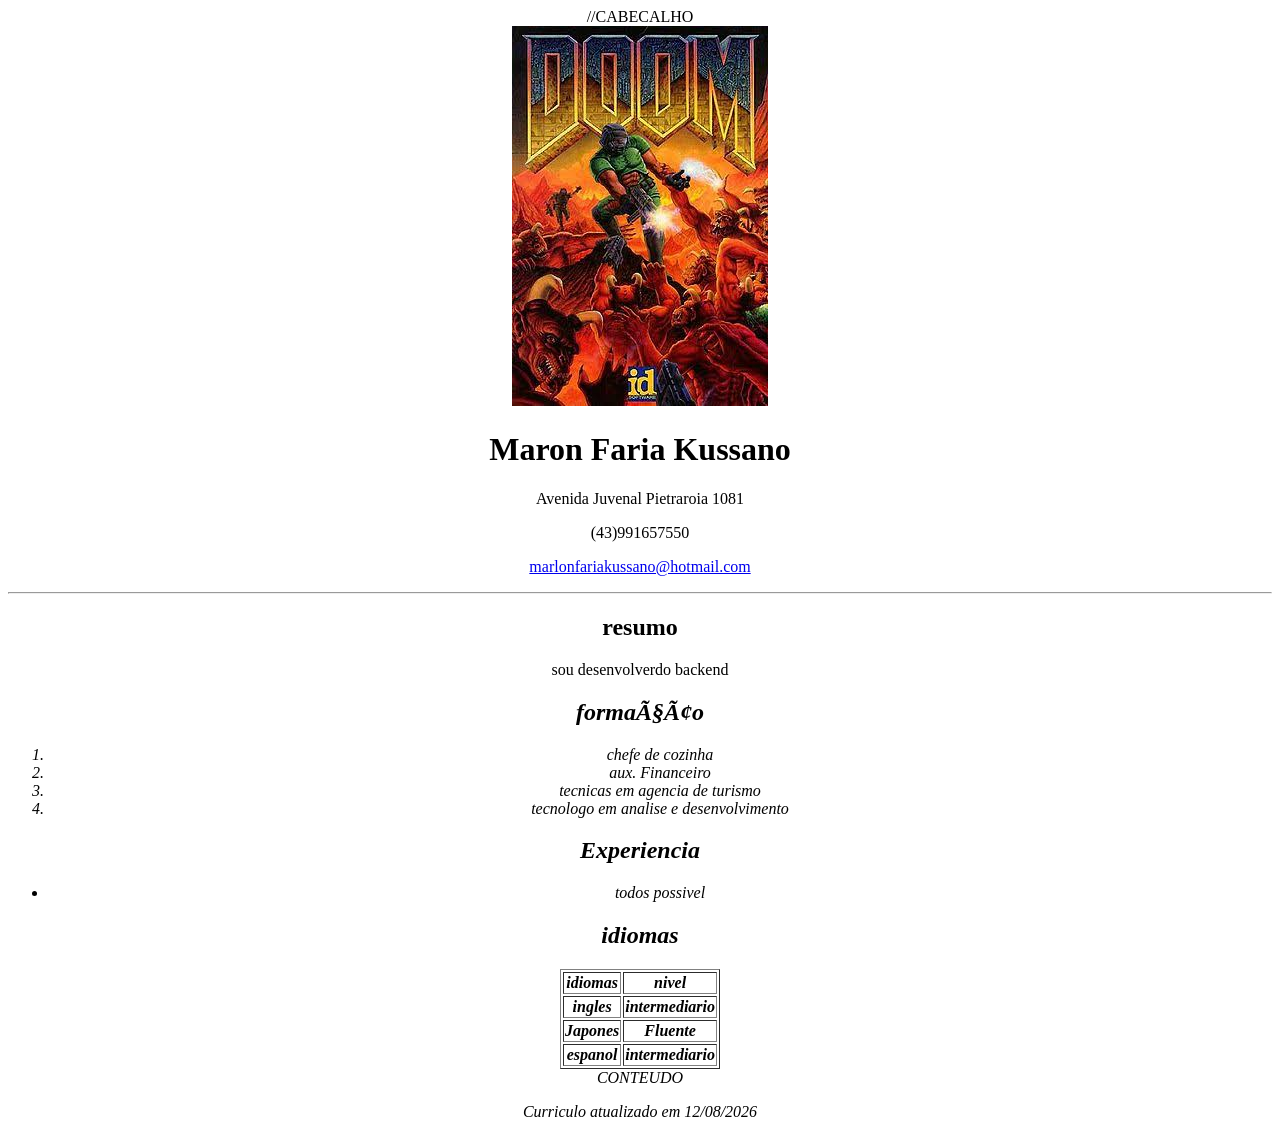
<file: aula 2/index.html>
<!DOCTYPE html>
<html lang="pt-br">
    <head></head>
    <meta charset="UFT-8">
    <title>Curriculo - Marlon Faria Kussano</title>
</head>
<body>
    <center>
    //CABECALHO
    <div id="cabecalho">
        <img src="./images/Doom_cover_art.jpg" alt="Foto de Perfil">
        <h1>Maron Faria Kussano</h1>
        <p> Avenida Juvenal Pietraroia 1081</p>
        <p> (43)991657550</p>
        <p>
            <a href="marlonfariakussano@hotmail.com">marlonfariakussano@hotmail.com</a>
        </p
        <p>
            <a href="https://WWW.linkedin.com/in/marlonfariakussano"></a>
        </p>
                <hr>
                
                <div id="CONTEUDO"
    <div>
        <h2>resumo</h2>
        <p>
            sou desenvolverdo backend<i>
        </p>
        <div>
<h2>formaçâo</h2>
<ol>
    <li> chefe de cozinha</li>
    <li> aux. Financeiro</li>
    <li>tecnicas em agencia de turismo</li>
    <li>tecnologo em analise e desenvolvimento</li>
</ol>
<div>
    <h2>Experiencia</h2>
    <ul>
        <li>todos possivel</li>
    </ul>
<div>
    <h2>idiomas</h2>
    <table border="1">

        <tr>
            <th>idiomas</th>
            <th>nivel</th>
        </tr>
        <tr>
            <th>ingles</th>
            <th>intermediario</th>
        </tr>

        <th>Japones</th>
        <th>Fluente</th>
        <tr>
        <th>espanol</th>
        <th>intermediario</th>    
        </tr>

    </table>
</div>
    
    
</div>
        </div>
    CONTEUDO  
    </div>

    <div id="rodape">
        <p>Curriculo atualizado em <i></i> 12/08/2026</p>
        </center>
</body>
</html>
</file>
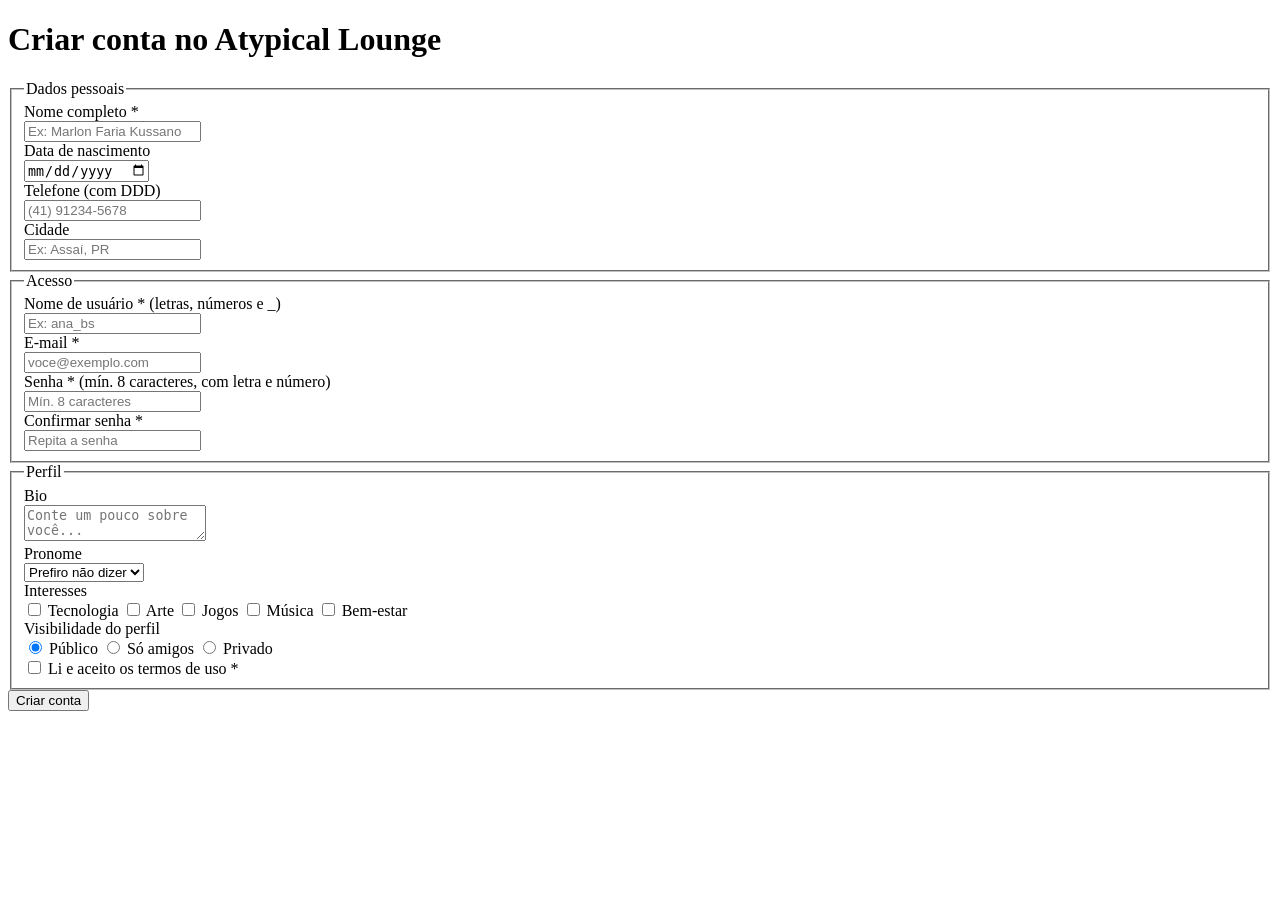
<file: aula3/index.html>
<!DOCTYPE html>
<html lang="pt-BR">
<head>
<meta charset="UTF-8">
<meta name="viewport" content="width=device-width, initial-scale=1.0">
<title>Atypical Lounge — Criar conta</title>
</head>
<body>

<h1>Criar conta no Atypical Lounge</h1>

<form id="signup-form" action="https://postman-echo.com/post" method="post">

  <fieldset>
    <legend>Dados pessoais</legend>

    <div>
      <label for="fullname">Nome completo *</label><br>
      <input type="text" id="fullname" name="fullname" placeholder="Ex: Marlon Faria Kussano" required minlength="3">
    </div>

    <div>
      <label for="birthdate">Data de nascimento</label><br>
      <input type="date" id="birthdate" name="birthdate" required>
    </div>

    <div>
      <label for="phone">Telefone (com DDD)</label><br>
      <input type="tel" id="phone" name="phone" placeholder="(41) 91234-5678"
             pattern="^\(\d{2}\)\s?\d{4,5}-\d{4}$">
    </div>

    <div>
      <label for="city">Cidade</label><br>
      <input type="text" id="city" name="city" placeholder="Ex: Assaí, PR">
    </div>
  </fieldset>

  <fieldset>
    <legend>Acesso</legend>

    <div>
      <label for="username">Nome de usuário * (letras, números e _)</label><br>
      <input type="text" id="username" name="username" placeholder="Ex: ana_bs"
             pattern="^[a-zA-Z0-9_]{4,16}$" required>
    </div>

    <div>
      <label for="email">E-mail *</label><br>
      <input type="email" id="email" name="email" placeholder="voce@exemplo.com" required>
    </div>

    <div>
      <label for="password">Senha * (mín. 8 caracteres, com letra e número)</label><br>
      <input type="password" id="password" name="password" placeholder="Mín. 8 caracteres"
             pattern="^(?=.*[A-Za-z])(?=.*\d).{8,}$" required>
    </div>

    <div>
      <label for="password2">Confirmar senha *</label><br>
      <input type="password" id="password2" name="password2" placeholder="Repita a senha" required>
    </div>
  </fieldset>

  <fieldset>
    <legend>Perfil</legend>

    <div>
      <label for="bio">Bio</label><br>
      <textarea id="bio" name="bio" placeholder="Conte um pouco sobre você..." maxlength="200"></textarea>
    </div>

    <div>
      <label for="pronoun">Pronome</label><br>
      <select id="pronoun" name="pronoun">
        <option value="">Prefiro não dizer</option>
        <option value="ela">Ela/dela</option>
        <option value="ele">Ele/dele</option>
        <option value="elu">Elu/delu</option>
        <option value="outro">Outro</option>
      </select>
    </div>

    <div>
      <label>Interesses</label><br>
      <label><input type="checkbox" name="interests" value="tecnologia"> Tecnologia</label>
      <label><input type="checkbox" name="interests" value="arte"> Arte</label>
      <label><input type="checkbox" name="interests" value="jogos"> Jogos</label>
      <label><input type="checkbox" name="interests" value="musica"> Música</label>
      <label><input type="checkbox" name="interests" value="bem-estar"> Bem-estar</label>
    </div>

    <div>
      <label>Visibilidade do perfil</label><br>
      <label><input type="radio" name="visibility" value="publico" checked> Público</label>
      <label><input type="radio" name="visibility" value="amigos"> Só amigos</label>
      <label><input type="radio" name="visibility" value="privado"> Privado</label>
    </div>

    <div>
      <label>
        <input type="checkbox" id="terms" name="terms" value="aceito" required>
        Li e aceito os termos de uso *
      </label>
    </div>
  </fieldset>

  <button type="submit">Criar conta</button>
  <div id="status"></div>
</form>

<div id="result" style="display:none;">
  <h2>Resposta do servidor (Postman Echo)</h2>
  <p>JSON devolvido pelo endpoint — os mesmos dados enviados aparecem no campo "json".</p>
  <pre id="response-json"></pre>
</div>

<script>
const form = document.getElementById('signup-form');
const statusEl = document.getElementById('status');
const resultBox = document.getElementById('result');
const responseJsonEl = document.getElementById('response-json');

form.addEventListener('submit', async (e) => {
  e.preventDefault();
  statusEl.textContent = '';

  const password = document.getElementById('password').value;
  const password2 = document.getElementById('password2').value;
  if (password !== password2) {
    statusEl.textContent = 'As senhas não coincidem.';
    return;
  }

  const submitBtn = form.querySelector('button[type=submit]');
  submitBtn.disabled = true;
  statusEl.textContent = 'Enviando...';

  const formData = new FormData(form);

  try {
    const response = await fetch(form.action, {
      method: 'POST',
      body: formData
    });
    const data = await response.json();

    responseJsonEl.textContent = JSON.stringify(data, null, 2);
    resultBox.style.display = 'block';
    statusEl.textContent = 'Status ' + response.status + ' — conta simulada com sucesso.';

    // Salva o JSON da resposta em disco, para anexar como entregável
    const blob = new Blob([JSON.stringify(data, null, 2)], { type: 'application/json' });
    const url = URL.createObjectURL(blob);
    const a = document.createElement('a');
    a.href = url;
    a.download = 'resposta-postman-echo.json';
    a.textContent = 'Baixar JSON da resposta';
    statusEl.appendChild(document.createElement('br'));
    statusEl.appendChild(a);

  } catch (err) {
    statusEl.textContent = 'Erro ao enviar: ' + err.message;
  } finally {
    submitBtn.disabled = false;
  }
});
</script>

</body>
</html>
</file>
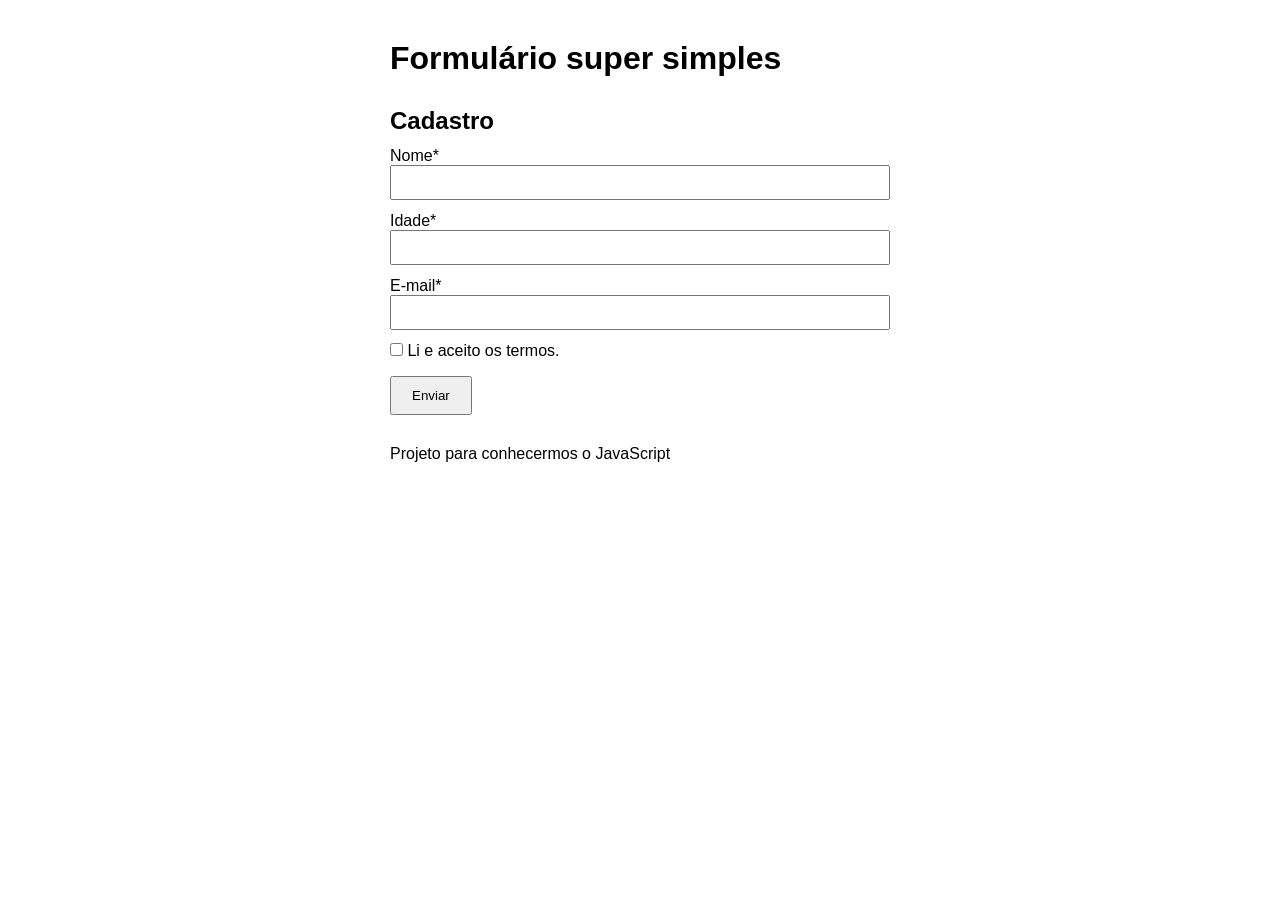
<file: aula7/index.html>
<!DOCTYPE html>

<html lang="pt-br">

  <head>

    <meta charset="UTF-8">

    <meta name="viewport" content="width=device-width initial-scale=1.0">

    <link rel="stylesheet" href="./styles/global.css">

    <script src="scripts/index.js" defer></script>

    <title>Usando Java Script</title>

  </head>



  <body>

    <header>

    <h1>Formulário super simples</h1>

  </header>



  <main>

    <h2>Cadastro</h2>

    <form id ="cadastro"novalidate onsubmit="executar(event)">

      <label for="nome">Nome*</label>

      <input type="text" id="nome">

      <p id="erro-nome" class="oculto"></p>



      <label for="idade">Idade*</label>

      <input type="number" id="idade">

      <p id="erro-idade" class="oculto"></p>



      <label for="email">E-mail*</label>

      <input type="email" id="email">

      <p id="erro-email" class="oculto"></p>



      <label>

        <input type="checkbox" id="termos">

        Li e aceito os termos.

        <p id="erro-termos" class="oculto"></p>

      </label>

      



      <button type="submit">Enviar</button>

      <p id="concluido" class="oculto"></p>





    </form>

  </main>



  <footer>



  </footer>

    <p>Projeto para conhecermos o JavaScript</p>

  </body>

</html>
</file>
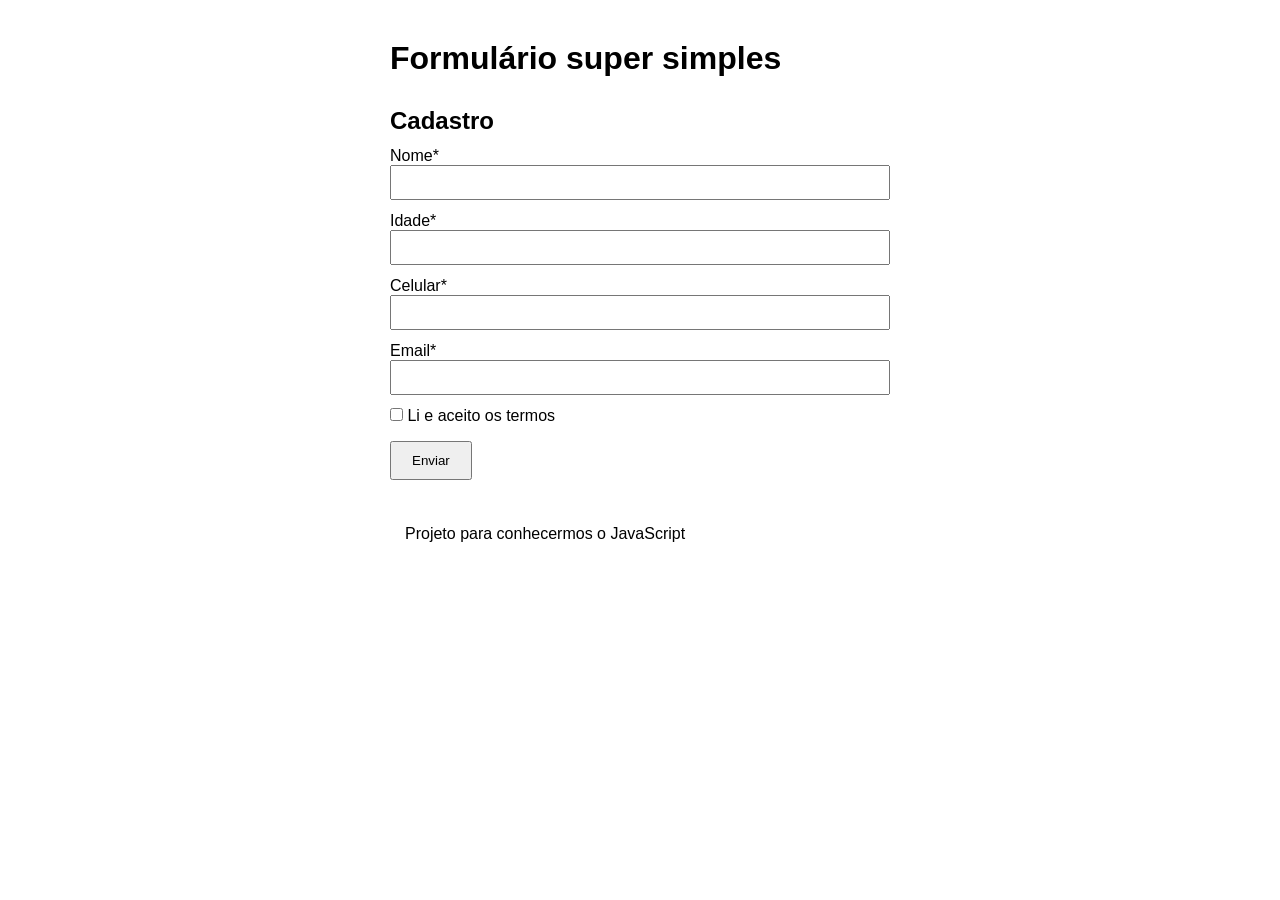
<file: aula8/index.html>
<!DOCTYPE html>
<html lang="pt-BR">
<head>
  <meta charset="UTF-8">
  <meta name="viewport" content="width=device-width, initial-scale=1.0">
  <link rel="stylesheet" href="styles/global.css">
  <script src="scripts/index.js" defer></script>
  <title>Formulário JS</title>
</head>
<body>
  <header>
    <h1>Formulário super simples</h1>
  </header>
  <main>
    <h2>Cadastro</h2>
    <form id="cadastro" novalidate onsubmit="executar(event)">
      <label for="nome">Nome*</label>
      <input type="text" id="nome">
      <p id="erro-nome" class="oculto"></p>

      <label for="idade">Idade*</label>
      <input type="number" id="idade">
      <p id="erro-idade" class="oculto"></p>

      <label for="Celular">Celular*</label>
      <input type="text" id="celular" oninput="mascararCelular(event)">
      <p id="erro-celular" class="oculto"></p>


      <label for="email">Email*</label>
      <input type="email" id="email">
      <p id="erro-email" class="oculto"></p>

      <label>
        <input type="checkbox" id="termos">
        Li e aceito os termos
        <p id="erro-termos" class="oculto"></p>
      </label>

      <button type="submit">Enviar</button>
      <p id="concluido" class="oculto"></p>

    </form>
  </main>
  <footer>
    <p>Projeto para conhecermos o JavaScript</p>
  </footer>
</body>
</html>
</file>
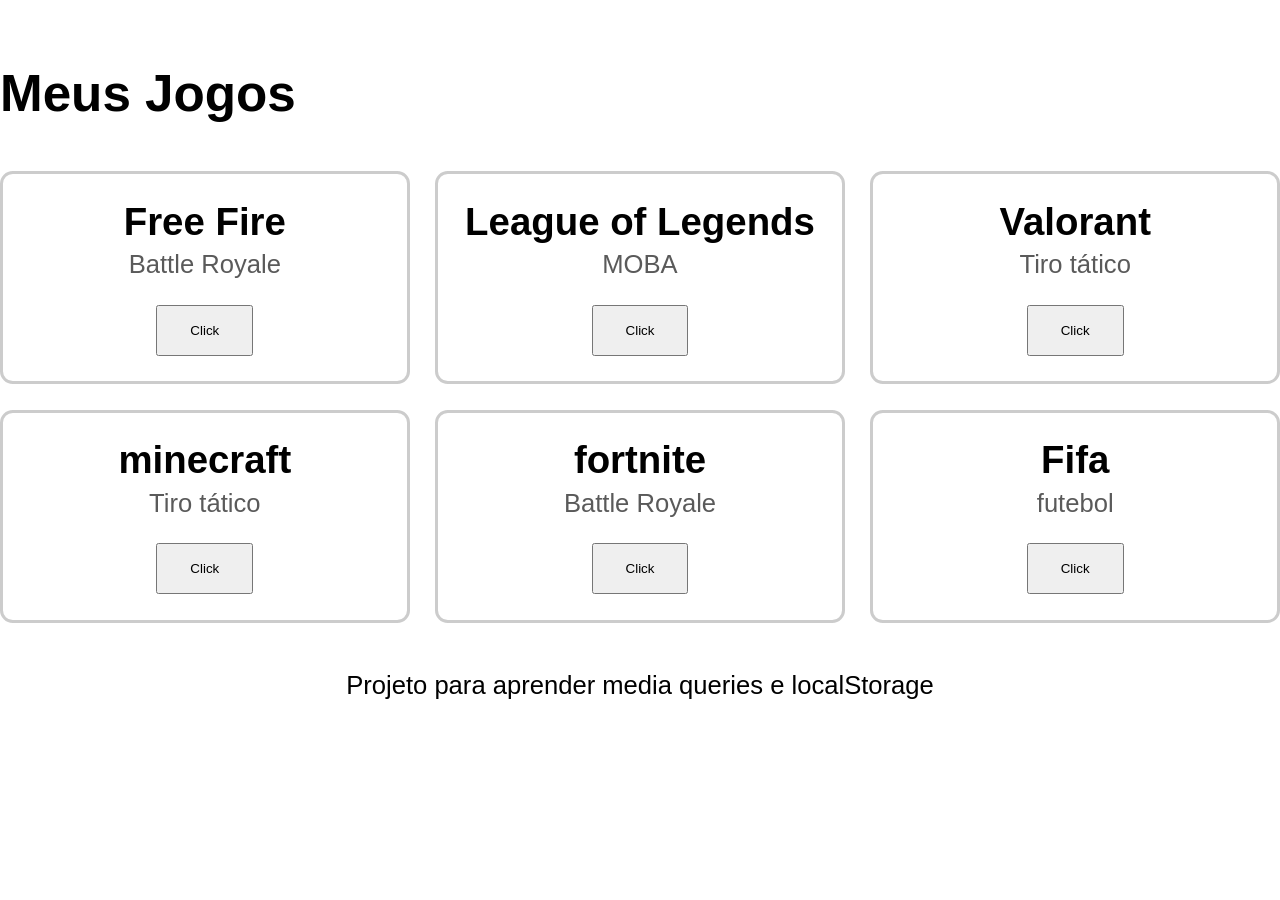
<file: aula9/index.html>
<!DOCTYPE html>
<html lang="en">
<head>
    <meta charset="UTF-8">
    <meta name="viewport" content="width=device-width, initial-scale=1.0">
    <title>meus jogos</title>
    <link rel="stylesheet" href="./styles/global.css">
    <script src="./scripts/index.js" defer></script>
</head>
<body>
    <header>
        <h1>Meus Jogos</h1>
    </header>

    <main>
    <section class="container-cards">

        <div class="card" id="free-fire">
            <h2>Free Fire</h2>
            <p>Battle Royale</p>
            <button onclick="marcar('free-fire', 'Free Fire')">Click</button>
        </div>

        <div class="card" id="lol">
            <h2>League of Legends</h2>
            <p>MOBA</p>
            <button onclick="marcar('lol', 'League of Legends')">Click</button>
        </div>

        <div class="card" id="valorant">
            <h2>Valorant</h2>
            <p>Tiro tático</p>
            <button onclick="marcar('valorant', 'Valorant')">Click</button>
        </div>
        <div class="card" id="minecraft">
            <h2>minecraft</h2>
            <p>Tiro tático</p>
            <button onclick="marcar('minecraft', 'minecraftant')">Click</button>
        </div>
         <div class="card" id="fortnite">
            <h2>fortnite</h2>
            <p>Battle Royale</p>
            <button onclick="marcar('fortnite', 'fortnite')">Click</button>
        </div>
         <div class="card" id="Fifa">
            <h2>Fifa</h2>
            <p>futebol</p>
            <button onclick="marcar('Fifa', 'Fifa')">Click</button>
        </div>

    </main>

    <footer>
        Projeto para aprender media queries e localStorage
    </footer>

</body>
</html>
</file>
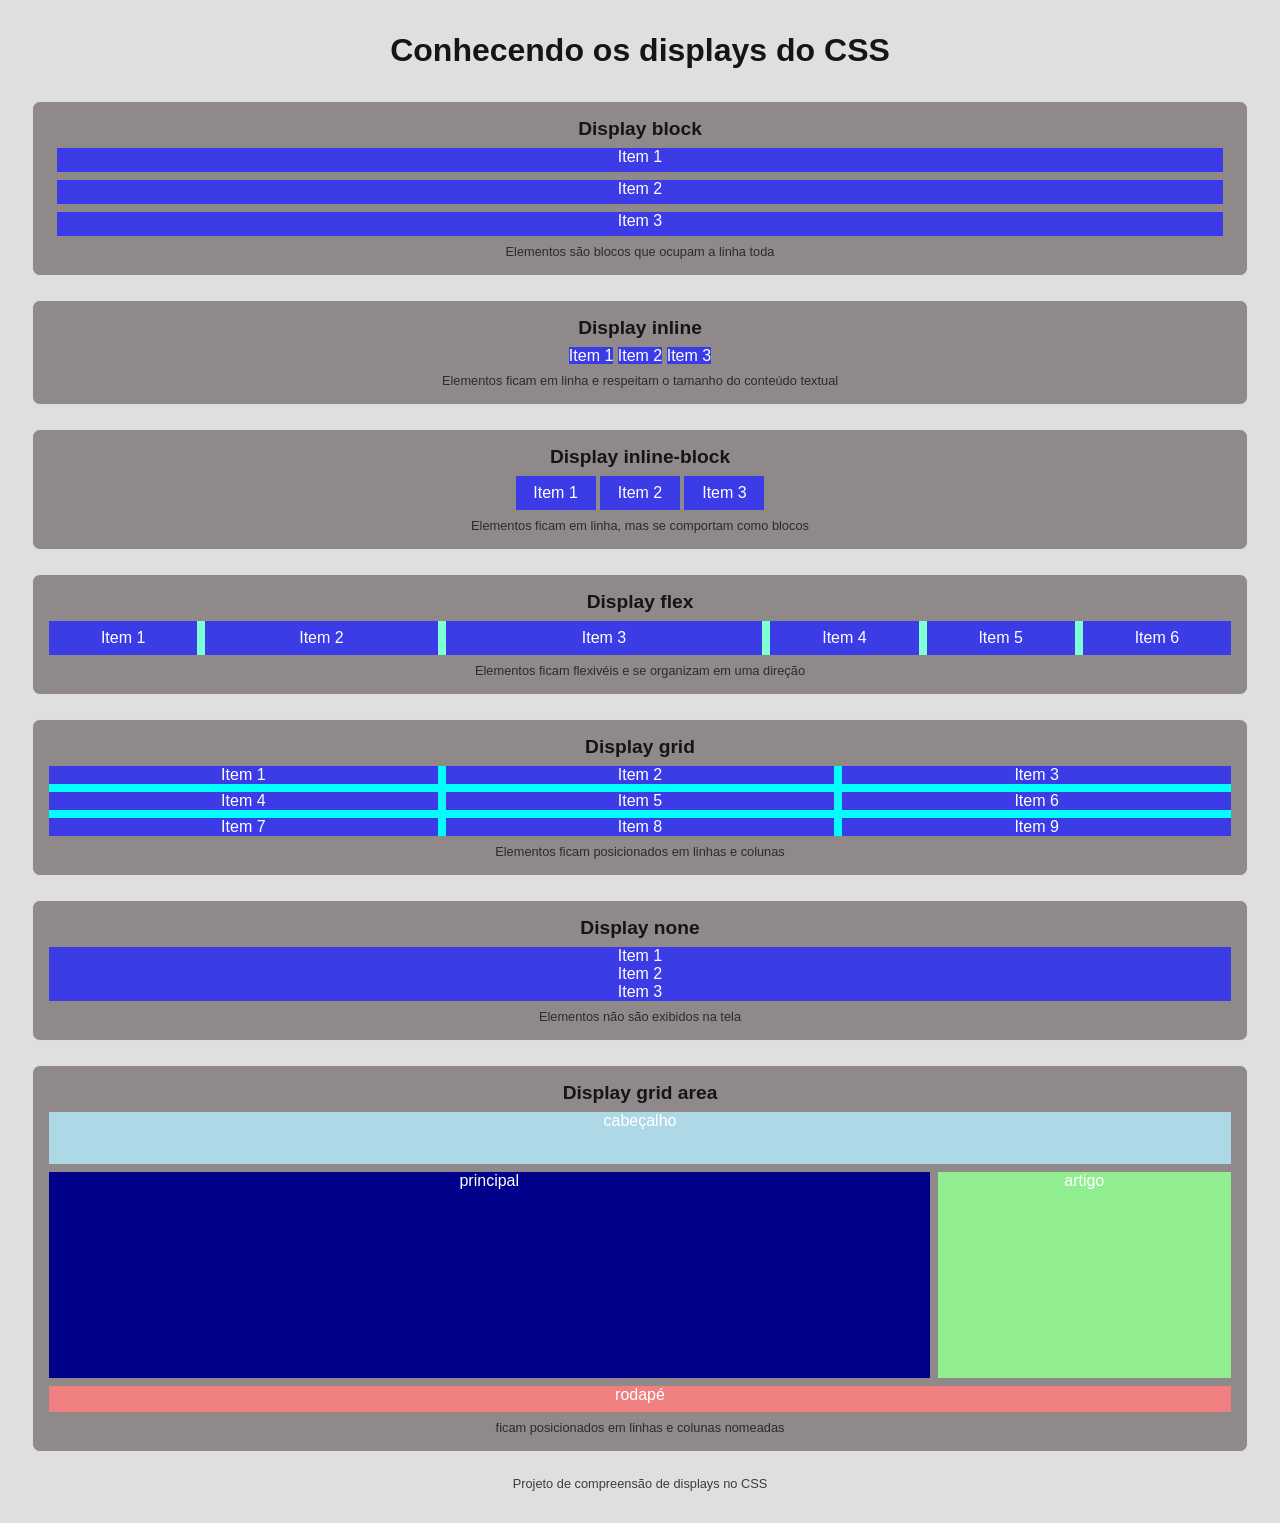
<file: aula6/exemplos/index.html>
<!DOCTYPE html>

<html lang="pt-br">

  <head>

    <meta charset="UTF-8">

    <meta name="viewport" content="width=device-width initial-scale=1.0">

    <link rel="stylesheet" href="./styles/global.css">

    <link rel="icon" href="./images/icons8-bloco-16.png" type="image/x-icon">

    <title>Conhecendo os displays</title>

  </head>



  <body>

    <header>

      <h1>Conhecendo os displays do CSS</h1>

    </header>



    <main>

      <section>

        <h2>Display block</h2>

        <div class="container-block">

          <div class="item">Item 1</div>

          <div class="item">Item 2</div>

          <div class="item">Item 3</div>

        </div>

        <p>Elementos são blocos que ocupam a linha toda</p>

      </section>



      <section>

        <h2>Display inline</h2>

        <div class="container-inline">

          <div class="item">Item 1</div>

          <div class="item">Item 2</div>

          <div class="item">Item 3</div>

        </div>

        <p>Elementos ficam em linha e respeitam o tamanho do conteúdo textual</p>

      </section>



      <section>

        <h2>Display inline-block</h2>

        <div class="container-inline-block">

          <div class="item">Item 1</div>

          <div class="item">Item 2</div>

          <div class="item">Item 3</div>

        </div>

        <p>Elementos ficam em linha, mas se comportam como blocos</p>

      </section>



      <section>

        <h2>Display flex</h2>

        <div class="container-flex">

          <div class="item">Item 1</div>

          <div id="item-2" class="item">Item 2</div>

          <div id="item-3" class="item">Item 3</div>

          <div class="item">Item 4</div>

          <div class="item">Item 5</div>

          <div class="item">Item 6</div>

        </div>

        <p>Elementos ficam flexivéis e se organizam em uma direção</p>

      </section>



      <section>

        <h2>Display grid</h2>

        <div class="container-grid">

          <div class="item">Item 1</div>

          <div class="item">Item 2</div>

          <div class="item">Item 3</div>

          <div class="item">Item 4</div>

          <div class="item">Item 5</div>

          <div class="item">Item 6</div>

          <div class="item">Item 7</div>

          <div class="item">Item 8</div>

          <div class="item">Item 9</div> 

        </div>

        <p>Elementos ficam posicionados em linhas e colunas</p>

      </section>

    <section>

        <h2>Display none</h2>

        <div class="container-none">

          <div class="item">Item 1</div>

          <div class="item">Item 2</div>

          <div class="item">Item 3</div>

        </div>

        <p>Elementos não são exibidos na tela</p>

    </section> 
    <section>

        <h2>Display grid area</h2>

        <div class="container-grid-area">

          <div class="item item-cabeçalho"> cabeçalho </div>

          <div class="item item-principal"> principal </div>

          <div class="item item-artigo"> artigo </div>

          <div class="item item-rodapé"> rodapé </div>
        </div>

        <p>ficam posicionados em linhas e colunas nomeadas</p>
    </section>    
    </main>



    <footer>

      <p>Projeto de compreensão de displays no CSS</p>

    </footer>

  </body>

</html>
</file>
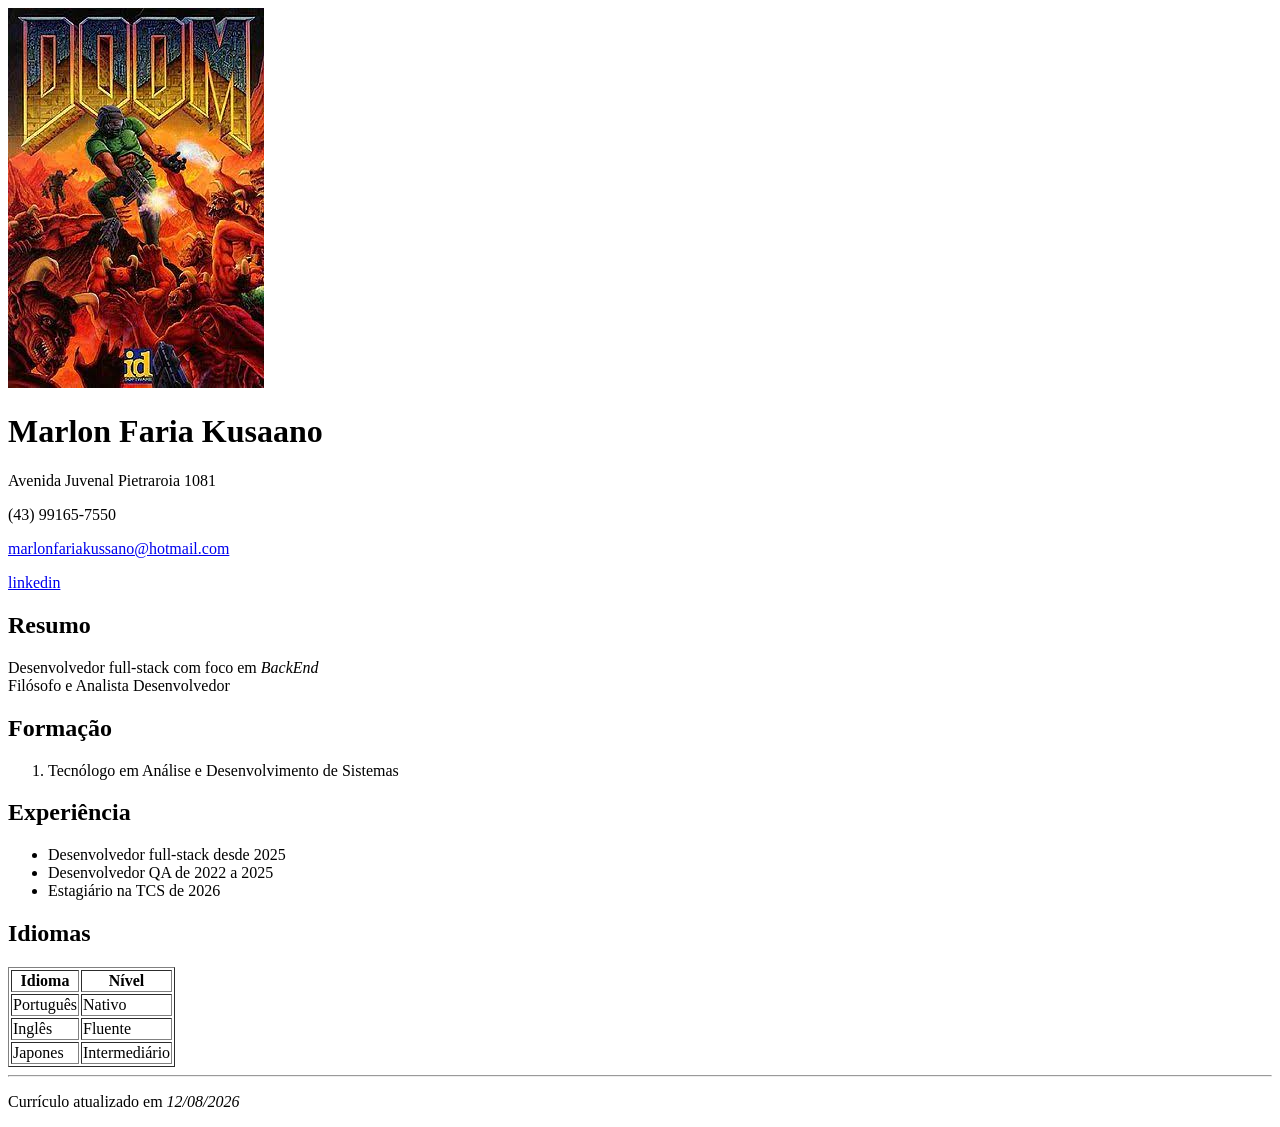
<file: aula 2/index_semantico_meu.html>
<!DOCTYPE html>
<html lang="pt-br">
    <head>
        <meta charset="UTF-8">
        <title>curriculo - Marlon Faria</title>
    </head>
    <body>
        
            <header id="cabecalho">
                <img src="./images/Doom_cover_art.jpg" alt="Foto de perfil">
                <h1> Marlon Faria Kusaano</h1>
                <p> Avenida Juvenal Pietraroia 1081</p>
                <p> (43) 99165-7550</p>
                <p>
                    <a href="marlonfariakussano@hotmail.com">marlonfariakussano@hotmail.com</a>
                </p>
                <p>
                    <a href="https://WWW.linkedin.com/in/marlonfariakussano">linkedin</a>
                </p>
            </header>
            <main id="conteudo">
                <section>
                   <h2>Resumo</h2>
        <p>
          Desenvolvedor full-stack com foco em <i>BackEnd</i><br>
          Filósofo e Analista Desenvolvedor
        </p>
      </div>
      <div>
        <h2>Formação</h2>
        <ol>
          <li>Tecnólogo em Análise e Desenvolvimento de Sistemas</li>
        </ol>
      </div>
      <div>
        <h2>Experiência</h2>
        <ul>
          <li>Desenvolvedor full-stack desde 2025</li>
          <li>Desenvolvedor QA de 2022 a 2025</li>
          <li>Estagiário na TCS de 2026</li>
        </ul>
    </footer>
      <section>
        <h2>Idiomas</h2>
        <table border="1">
          <tr>
            <th>Idioma</th>
            <th>Nível</th>
          </tr>
          <tr>
            <td>Português</td>
            <td>Nativo</td>
          </tr>
          <tr>
            <td>Inglês</td>
            <td>Fluente</td>
          </tr>
          <tr>
            <td>Japones</td>
            <td>Intermediário</td>
          </tr>
        </table>
      </div>
    </div>

    <hr>
    <div id="rodape">
      <p>Currículo atualizado em <i>12/08/2026</i></p>
    </div>

  </body>
</html>  
                </section>
            </main>
        
    </body>
</html>
</file>
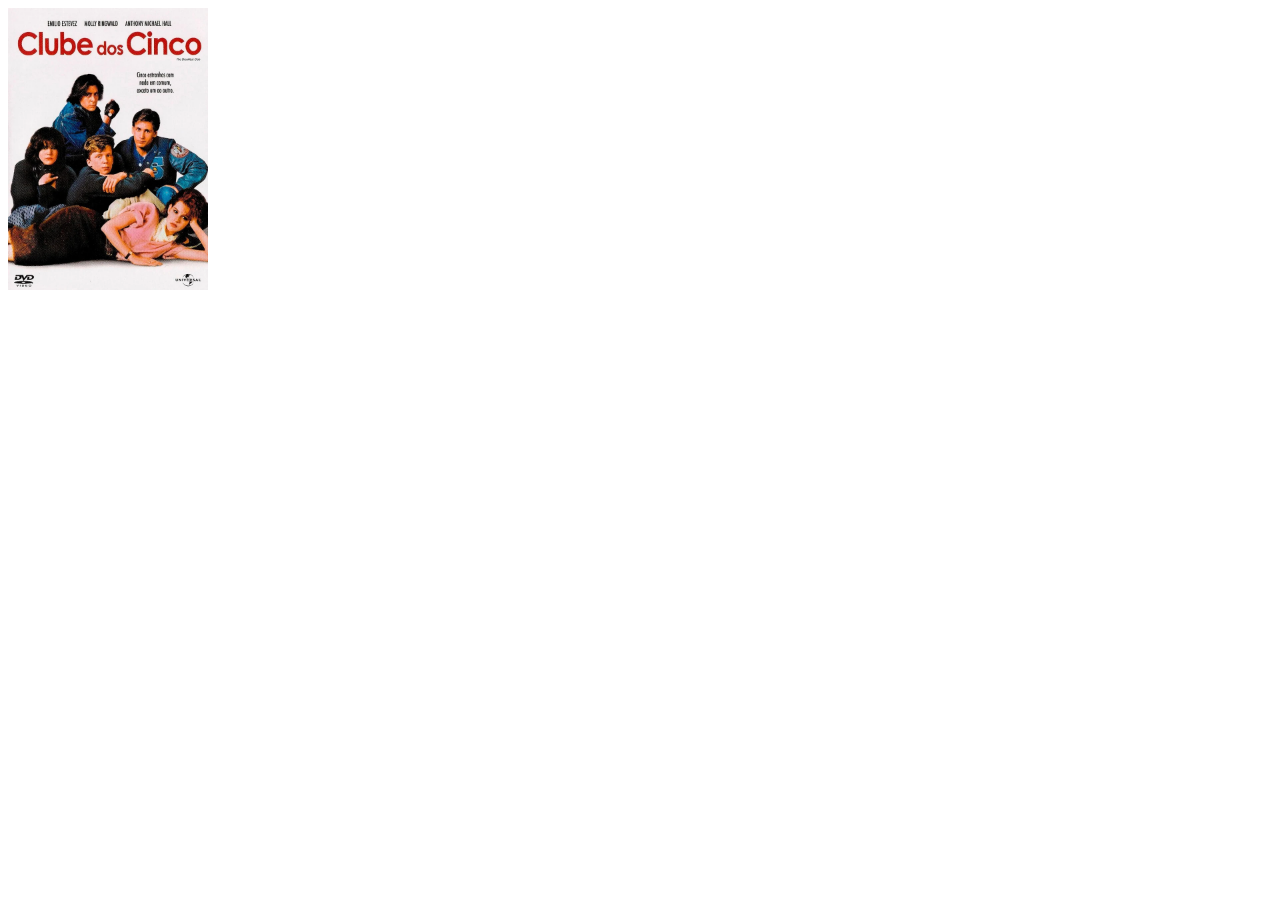
<file: aula 2/meu_arquivo.html>
<!DOCTYPE html>
<html lang="pt-br">
    <head>
        <meta charset="UTF-8">
        <title>filmes antigos</title>
    </head>
    <body>
        <header id="cabecalho">
            <img src="images/filmes-dos-anos-80-para-maratonar-o-clube-dos-cinco-20210722143839.webp" width="200">

        </header>
    </body>
</html>
</file>
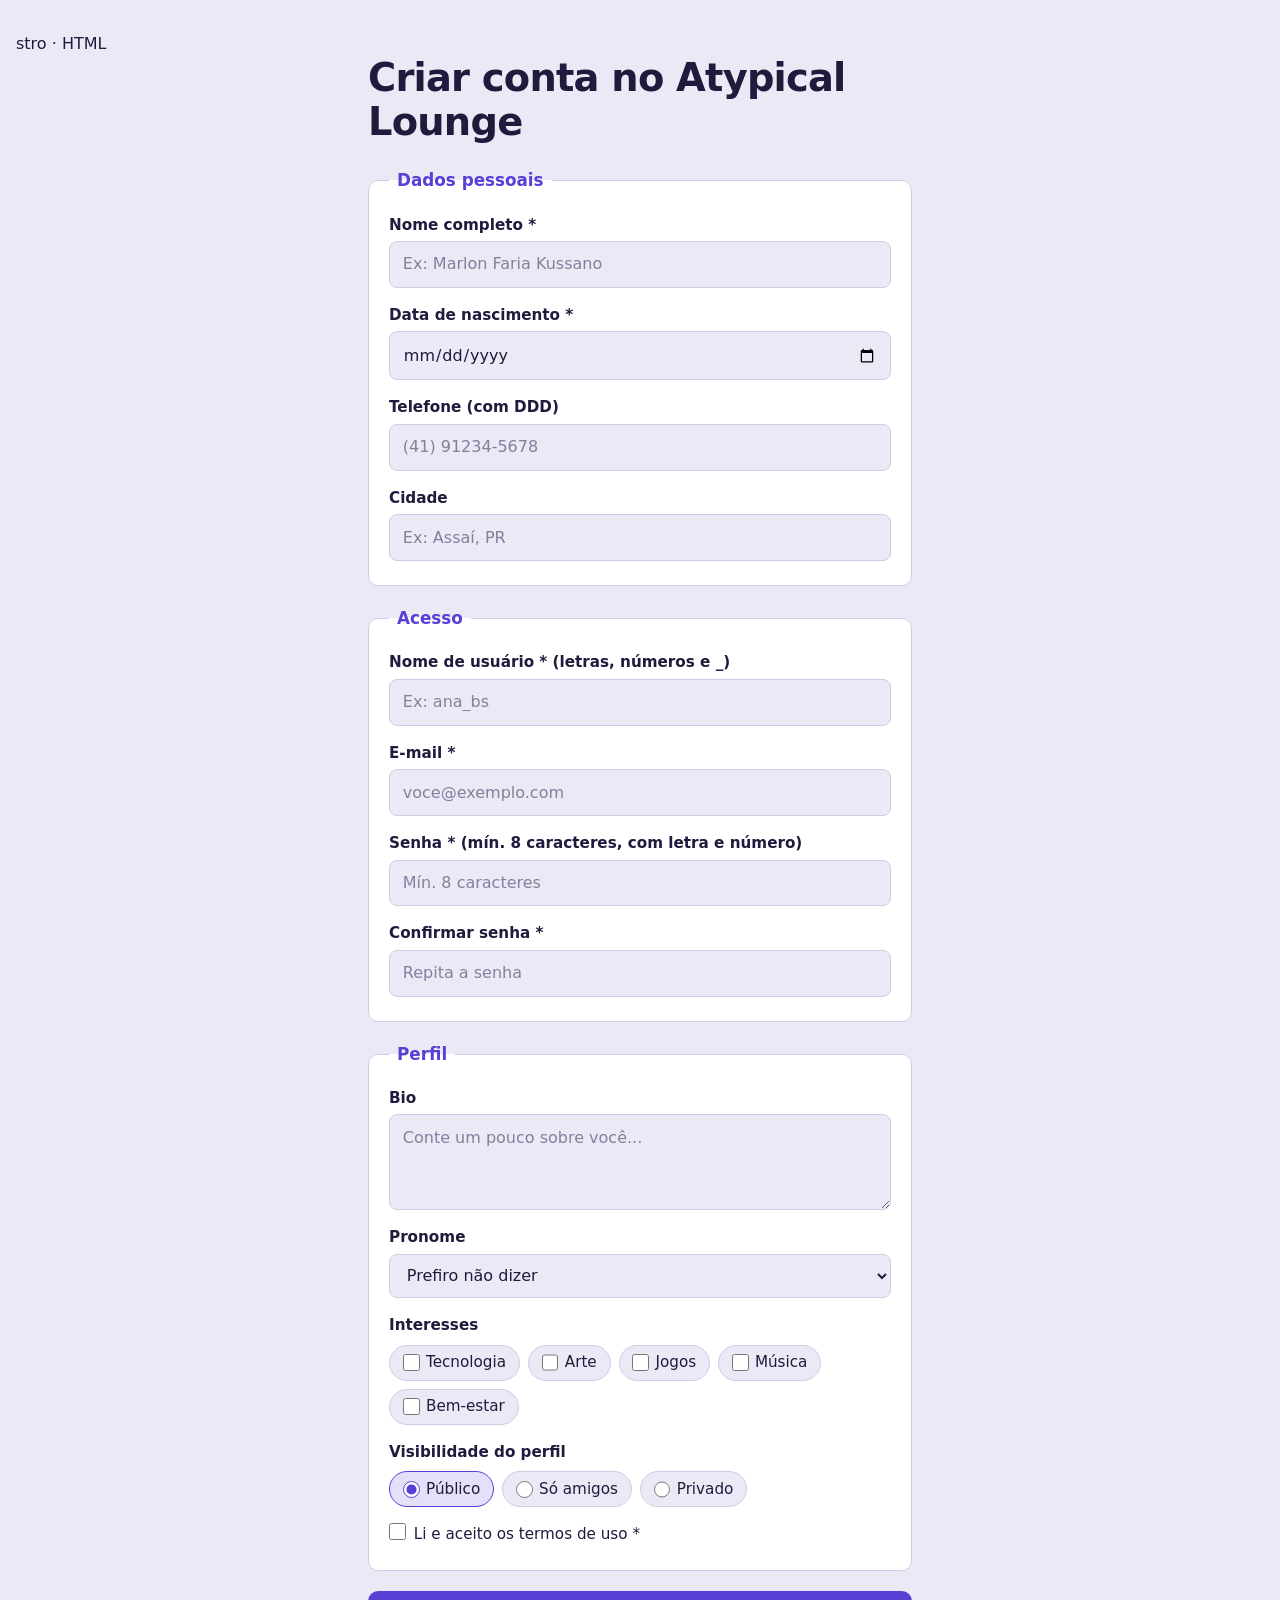
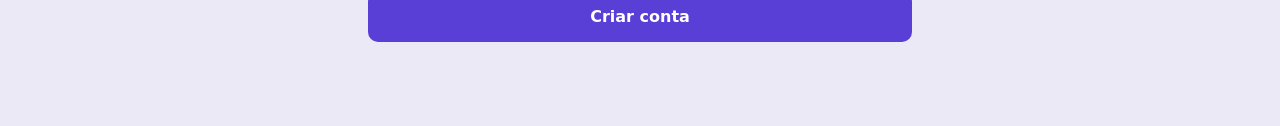
<file: aula3/atipical  louge.html>
stro · HTML
<!DOCTYPE html>
<html lang="pt-BR">
<head>
<meta charset="UTF-8">
<meta name="viewport" content="width=device-width, initial-scale=1.0">
<title>Atypical Lounge — Criar conta</title>
<style>
  :root {
    --bg: #ebe9f5;
    --card: #ffffff;
    --ink: #1f1b3d;
    --muted: #6a6688;
    --line: #cfcbe6;
    --accent: #5a3fd6;
    --accent-dark: #432bb0;
    --error: #b8324a;
    --ok: #1f7a5a;
    --radius: 10px;
  }
  @media (prefers-color-scheme: dark) {
    :root {
      --bg: #17142b;
      --card: #211d3d;
      --ink: #f0eefc;
      --muted: #a9a4cc;
      --line: #3c3763;
      --accent: #8f78ff;
      --accent-dark: #a893ff;
      --error: #ff7a90;
      --ok: #5fd0a2;
    }
  }
  *, *::before, *::after { box-sizing: border-box; }
  html { -webkit-text-size-adjust: 100%; }
  body {
    margin: 0;
    padding: 2rem 1rem 3rem;
    background: var(--bg);
    color: var(--ink);
    font: 1rem/1.5 "Avenir Next", "Segoe UI", system-ui, -apple-system, sans-serif;
  }
  h1 {
    max-width: 34rem;
    margin: 0 auto 1.5rem;
    font-size: clamp(1.7rem, 5vw, 2.4rem);
    line-height: 1.15;
    letter-spacing: -0.02em;
  }
  h2 { margin: 0 0 .25rem; font-size: 1.25rem; }
  form, #result {
    max-width: 34rem;
    margin: 0 auto;
  }
  fieldset {
    margin: 0 0 1.25rem;
    padding: 1.25rem 1.25rem .5rem;
    background: var(--card);
    border: 1px solid var(--line);
    border-radius: var(--radius);
  }
  legend {
    padding: 0 .5rem;
    font-weight: 700;
    font-size: 1.05rem;
    color: var(--accent);
  }
  fieldset > div { margin-bottom: 1rem; }
  label { font-weight: 600; font-size: .95rem; }
  input[type="text"], input[type="date"], input[type="tel"],
  input[type="email"], input[type="password"], select, textarea {
    width: 100%;
    margin-top: .3rem;
    padding: .65rem .8rem;
    font: inherit;
    color: var(--ink);
    background: var(--bg);
    border: 1.5px solid var(--line);
    border-radius: 8px;
    transition: border-color .15s, box-shadow .15s;
  }
  ::placeholder { color: var(--muted); opacity: .8; }
  textarea { min-height: 6rem; resize: vertical; }
  input:hover, select:hover, textarea:hover { border-color: var(--accent); }
  input:focus-visible, select:focus-visible, textarea:focus-visible,
  button:focus-visible {
    outline: 3px solid var(--accent);
    outline-offset: 2px;
  }
  input:user-invalid, textarea:user-invalid {
    border-color: var(--error);
  }
  /* Checkbox e radio em "chips" */
  fieldset > div:has(input[type="checkbox"][name="interests"]),
  fieldset > div:has(input[type="radio"]) {
    display: flex;
    flex-wrap: wrap;
    gap: .5rem;
  }
  fieldset > div:has(input[name="interests"]) > label:first-child,
  fieldset > div:has(input[type="radio"]) > label:first-child {
    flex-basis: 100%;
  }
  fieldset > div:has(input[name="interests"]) br,
  fieldset > div:has(input[type="radio"]) br { display: none; }
  label:has(input[name="interests"]),
  label:has(input[name="visibility"]) {
    display: inline-flex;
    align-items: center;
    gap: .4rem;
    padding: .35rem .8rem;
    font-weight: 500;
    background: var(--bg);
    border: 1.5px solid var(--line);
    border-radius: 999px;
    cursor: pointer;
  }
  label:has(input:checked[name="interests"]),
  label:has(input:checked[name="visibility"]) {
    border-color: var(--accent);
    background: color-mix(in srgb, var(--accent) 16%, transparent);
  }
  input[type="checkbox"], input[type="radio"] {
    width: 1.05rem;
    height: 1.05rem;
    margin: 0;
    accent-color: var(--accent);
  }
  label:has(#terms) {
    display: flex;
    align-items: flex-start;
    gap: .5rem;
    font-weight: 500;
  }
  button[type="submit"] {
    width: 100%;
    padding: .85rem 1rem;
    font: inherit;
    font-weight: 700;
    color: #fff;
    background: var(--accent);
    border: 0;
    border-radius: var(--radius);
    cursor: pointer;
    transition: background .15s;
  }
  button[type="submit"]:hover { background: var(--accent-dark); }
  button[type="submit"]:disabled { opacity: .6; cursor: progress; }
  #status {
    min-height: 1.5rem;
    margin-top: .75rem;
    font-weight: 600;
  }
  #status a { color: var(--accent); }
  #result {
    margin-top: 1.75rem;
    padding: 1.25rem;
    background: var(--card);
    border: 1px solid var(--line);
    border-radius: var(--radius);
  }
  #result p { margin: 0 0 1rem; color: var(--muted); }
  pre {
    max-width: 100%;
    margin: 0;
    padding: 1rem;
    overflow-x: auto;
    font: .85rem/1.5 ui-monospace, "Cascadia Code", Consolas, monospace;
    background: var(--bg);
    border: 1px solid var(--line);
    border-radius: 8px;
  }
  @media (max-width: 480px) {
    body { padding: 1rem .75rem 2rem; }
    fieldset { padding: 1rem 1rem .25rem; }
  }
  @media (prefers-reduced-motion: reduce) {
    * { transition: none !important; }
  }
</style>
</head>
<body>
 
<h1>Criar conta no Atypical Lounge</h1>
 
<form id="signup-form" action="https://postman-echo.com/post" method="post">
 
  <fieldset>
    <legend>Dados pessoais</legend>
 
    <div>
      <label for="fullname">Nome completo *</label><br>
      <input type="text" id="fullname" name="fullname" placeholder="Ex: Marlon Faria Kussano" required minlength="3">
    </div>
 
    <div>
      <label for="birthdate">Data de nascimento *</label><br>
      <input type="date" id="birthdate" name="birthdate" required>
    </div>
 
    <div>
      <label for="phone">Telefone (com DDD)</label><br>
      <input type="tel" id="phone" name="phone" placeholder="(41) 91234-5678"
             pattern="^\(\d{2}\)\s?\d{4,5}-\d{4}$">
    </div>
 
    <div>
      <label for="city">Cidade</label><br>
      <input type="text" id="city" name="city" placeholder="Ex: Assaí, PR">
    </div>
  </fieldset>
 
  <fieldset>
    <legend>Acesso</legend>
 
    <div>
      <label for="username">Nome de usuário * (letras, números e _)</label><br>
      <input type="text" id="username" name="username" placeholder="Ex: ana_bs"
             pattern="^[a-zA-Z0-9_]{4,16}$" required>
    </div>
 
    <div>
      <label for="email">E-mail *</label><br>
      <input type="email" id="email" name="email" placeholder="voce@exemplo.com" required>
    </div>
 
    <div>
      <label for="password">Senha * (mín. 8 caracteres, com letra e número)</label><br>
      <input type="password" id="password" name="password" placeholder="Mín. 8 caracteres"
             pattern="^(?=.*[A-Za-z])(?=.*\d).{8,}$" required>
    </div>
 
    <div>
      <label for="password2">Confirmar senha *</label><br>
      <input type="password" id="password2" name="password2" placeholder="Repita a senha" required>
    </div>
  </fieldset>
 
  <fieldset>
    <legend>Perfil</legend>
 
    <div>
      <label for="bio">Bio</label><br>
      <textarea id="bio" name="bio" placeholder="Conte um pouco sobre você..." maxlength="200"></textarea>
    </div>
 
    <div>
      <label for="pronoun">Pronome</label><br>
      <select id="pronoun" name="pronoun">
        <option value="">Prefiro não dizer</option>
        <option value="ela">Ela/dela</option>
        <option value="ele">Ele/dele</option>
        <option value="elu">Elu/delu</option>
        <option value="outro">Outro</option>
      </select>
    </div>
 
    <div>
      <label>Interesses</label><br>
      <label><input type="checkbox" name="interests" value="tecnologia"> Tecnologia</label>
      <label><input type="checkbox" name="interests" value="arte"> Arte</label>
      <label><input type="checkbox" name="interests" value="jogos"> Jogos</label>
      <label><input type="checkbox" name="interests" value="musica"> Música</label>
      <label><input type="checkbox" name="interests" value="bem-estar"> Bem-estar</label>
    </div>
 
    <div>
      <label>Visibilidade do perfil</label><br>
      <label><input type="radio" name="visibility" value="publico" checked> Público</label>
      <label><input type="radio" name="visibility" value="amigos"> Só amigos</label>
      <label><input type="radio" name="visibility" value="privado"> Privado</label>
    </div>
 
    <div>
      <label>
        <input type="checkbox" id="terms" name="terms" value="aceito" required>
        Li e aceito os termos de uso *
      </label>
    </div>
  </fieldset>
 
  <button type="submit">Criar conta</button>
  <div id="status" role="status" aria-live="polite"></div>
</form>
 
<div id="result" style="display:none;">
  <h2>Resposta do servidor (Postman Echo)</h2>
  <p>JSON devolvido pelo endpoint — os mesmos dados enviados aparecem no campo "json".</p>
  <pre id="response-json"></pre>
</div>
 
<script>
const form = document.getElementById('signup-form');
const statusEl = document.getElementById('status');
const resultBox = document.getElementById('result');
const responseJsonEl = document.getElementById('response-json');
 
form.addEventListener('submit', async (e) => {
  e.preventDefault();
  statusEl.textContent = '';
  statusEl.style.color = '';
 
  const password = document.getElementById('password').value;
  const password2 = document.getElementById('password2').value;
  if (password !== password2) {
    statusEl.style.color = 'var(--error)';
    statusEl.textContent = 'As senhas não coincidem.';
    return;
  }
 
  const submitBtn = form.querySelector('button[type=submit]');
  submitBtn.disabled = true;
  statusEl.textContent = 'Enviando...';
 
  const formData = new FormData(form);
 
  try {
    const response = await fetch(form.action, {
      method: 'POST',
      body: formData
    });
    const data = await response.json();
 
    responseJsonEl.textContent = JSON.stringify(data, null, 2);
    resultBox.style.display = 'block';
    statusEl.style.color = 'var(--ok)';
    statusEl.textContent = 'Status ' + response.status + ' — conta simulada com sucesso.';
 
    // Salva o JSON da resposta em disco, para anexar como entregável
    const blob = new Blob([JSON.stringify(data, null, 2)], { type: 'application/json' });
    const url = URL.createObjectURL(blob);
    const a = document.createElement('a');
    a.href = url;
    a.download = 'resposta-postman-echo.json';
    a.textContent = 'Baixar JSON da resposta';
    statusEl.appendChild(document.createElement('br'));
    statusEl.appendChild(a);
 
  } catch (err) {
    statusEl.style.color = 'var(--error)';
    statusEl.textContent = 'Erro ao enviar: ' + err.message;
  } finally {
    submitBtn.disabled = false;
  }
});
</script>
 
</body>
</html>
</file>
<file: aula7/styles/global.css>
*{

  margin:0;

  padding: 0;

  box-sizing: border-box;

}



html {

  font-size: 62.5%;

}



body {

  font-family: Arial, sans-serif;

  font-size: 1.6rem;

  max-width: 50rem;

  margin: 4rem auto;

}



main {

  margin-top: 3rem;



}



footer {

  margin-top: 3rem;

}



footer p {

  margin-top: 1rem;

  padding: 1.5rem;

}




label {

  display: block;

  margin-top: 1.2rem;

}



input[type="text"],

input[type="number"],

input[type="email"] {

  padding: 0.8rem;

  width: 100%;

}



button{

  padding: 1rem 2rem;

  margin-top: 1.6rem;

}



.oculto {

  display: none;

}



.sucesso{

  background-color: #ffe08a;

  font-weight: bold;

}



.erro {

  color: #8a1c1c;

  background-color: #ffe6e6;

}
</file>
<file: aula8/styles/global.css>
* {
  margin: 0;
  padding: 0;
  box-sizing: border-box;
}

html {
  font-size: 62.5%;
}

body {
  font-family: Arial, sans-serif;
  font-size: 1.6rem;
  max-width: 50rem;
  margin: 4rem auto;
}

main {
  margin-top: 3rem;
}

footer {
  margin-top: 3rem;
}

footer p {
  margin-top: 1rem;
  padding: 1.5rem;
}

label {
  display: block;
  margin-top: 1.2rem;
}

input[type="text"],
input[type="number"],
input[type="email"] {
  padding: 0.8rem;
  width: 100%;
}

button {
  padding: 1rem 2rem;
  margin-top: 1.6rem;
}

.oculto {
  display: none;
}

.sucesso {
  background-color: #ffe08a;
  font-weight: bold;
}

.erro {
  color: #8a1c1c;
  background-color: #ffe6e6;
}
</file>
<file: aula9/styles/global.css>
*{
    margin: 0;
    padding: 0;
    box-sizing: border-box;
}

hatml {
    font-size: 62.5%;

}

body{
    font-family: arial, sans-serif;
    font-size: 1.6rem;
    margin: 4rem auto;
}

main{
    margin-top: 3rem;
}

footer{
    margin-top: 3rem;
    text-align: center;
}

button {
    padding: 1rem 2rem;
    margin-top: 1.6rem;
}

.container-cards {
    display: grid;
    grid-template-columns: 1fr;
    gap: 1.6rem;
}

@media (min-width: 768px){
    .container-cards{
        grid-template-columns: 1fr 1fr;
    }

}

@media (min-width: 992px){
    .container-cards{
        grid-template-columns: 1fr 1fr 1fr;
    }

}


.card {
    padding: 1.6rem;
    border: 0.2rem solid #cccccc;
    border-radius: 0.8rem;
    text-align: center;
}

.card p {
    margin-top: 0.4rem;
    color: #5a5a5a;
}

.marcado {
    border-color: #0d35de;
    background-color: #e9ecf5;
}
</file>
<file: aula6/exemplos/styles/global.css>
* {

  margin: 0;

  padding: 0;

  box-sizing: border-box;

}



body {

  font-size: 16px;

  font-family: Arial, sans-serif;

  padding: 2rem;

  background-color: #dfdfdf;

  color: #151515;

}



h1 {

  text-align: center;

  margin-bottom: 2rem;

}



h2 {

  font-size: 1.2rem;

  margin-bottom: 0.5rem;

}



p {

  opacity: 0.8;

  font-size: 0.8rem;

  margin-top: 0.5rem;

}



section {

  background-color: #8f8989;

  padding: 1rem;

  margin-bottom: 1.5rem;

  border-radius: 0.5rem;

  border: 1px solid #dcdcdc;

  text-align: center;

}



footer {

  text-align: center;

}



.item {

  text-align: center;

  color: rgb(255, 255, 255);

  background-color: rgb(60, 60, 231);



}



.container-block .item {

  display: block;

  height: 1.5rem;

  margin: 0.5rem;

}



.container-inline .item{

  display: inline;

}



.container-inline-block .item{

  display: inline-block;

  padding: 0.5rem;

  width: 5rem;

}



.container-flex {

  display: flex;

  flex-direction: row;

  justify-content: center;

  flex-wrap: wrap;

  background-color: aquamarine;

  gap: 0.5rem;

}



.container-flex .item {

  padding: 0.5rem;

  flex-basis: 4rem;

  flex-shrink: 1;

  flex-grow: 1;

}



#item-2{

  flex-grow: 2;

}



#item-3{

  flex-grow: 3;

}
.container-grid {

  display: grid;
  grid-template-columns: repeat(3, 1fr);
  /*grid-auto-rows: minmax(100px, auto);*/
  gap: 0.5rem;
  background-color: aqua;

}
.container-grid .item {

 display: flex;
 justify-content: center;
 align-items: center;

}
.container-grid-area {

  display: grid;
  grid-template-areas :
  "cabeçalho cabeçalho"
  "principal artigo"
  "rodapé rodapé";
  grid-template-columns: 3fr 1fr;
  grid-template-rows: 1fr 4fr 0.5fr;
  gap: 0.5rem;
  height: 300px;
}

  .container-grid-area .item-cabeçalho {
   grid-area: cabeçalho;
   background-color: lightblue;
   

  }
.container-grid-area .item-principal {
   grid-area: principal;
   background-color: darkblue;
  }


.container-grid-area .item-artigo {
   grid-area: artigo;
   background-color: lightgreen;
  }

  .container-grid-area .item-rodapé {
   grid-area: rodapé;
   background-color: lightcoral;
  }
</file>
